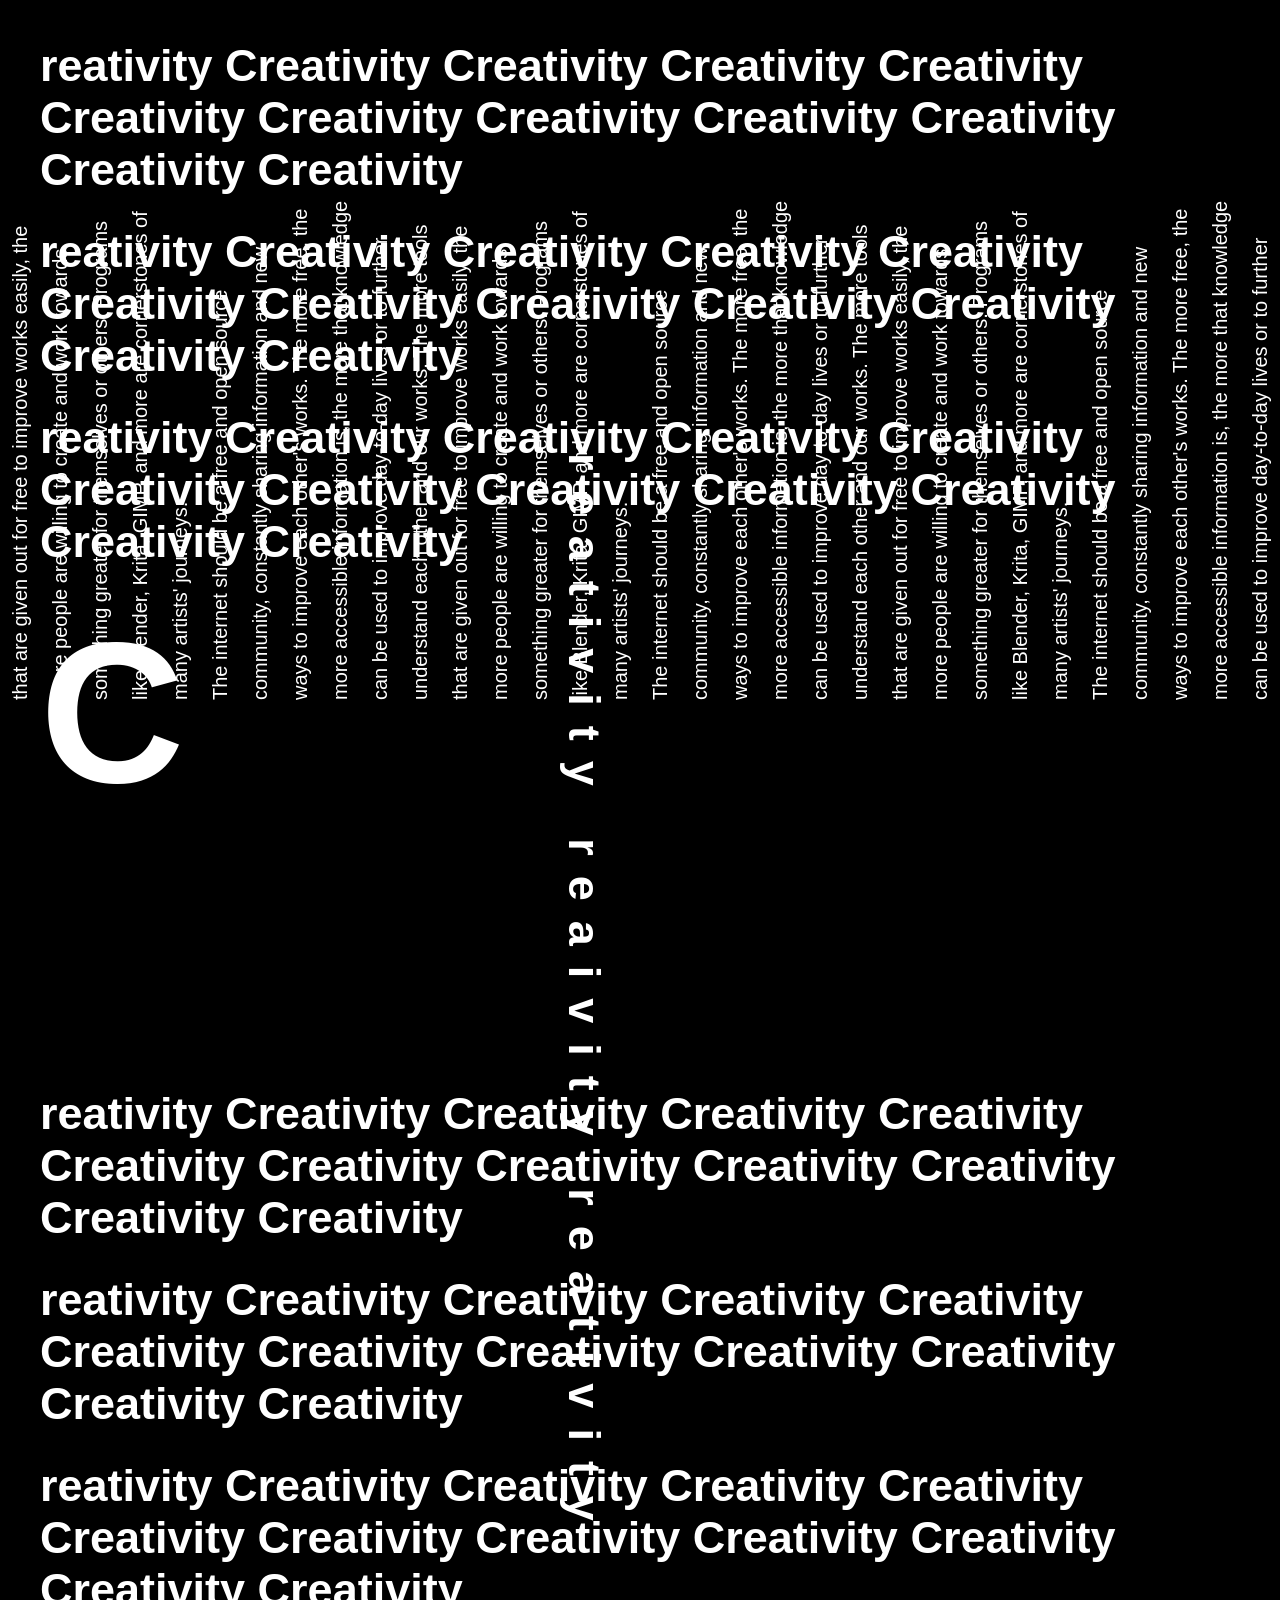
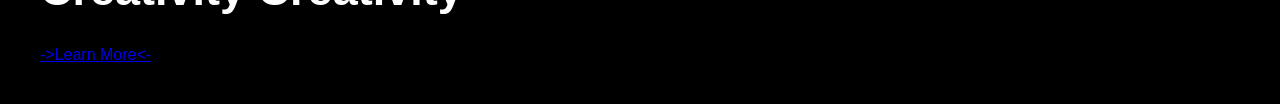
<file: index.html>
<!DOCTYPE html>
<html lang="en">

<head>

  <meta charset="utf-8">
  <title>Open Source Sparks Inspiration. Inspiration Sparks Creativity.</title>

<style>
  body {
    font-family: Helvetica, Arial, sans-serif;
    background-color: black;
    color: white;
    margin: 40px;
  }

  div {
    font-size: 45px;
    font-weight: bold;
    margin-top: 30px;
    margin-bottom: 30px;
  }

  h1 {
    font-size: 200px;
    letter-spacing: 20px;
    margin-top: 20px;
    margin-bottom: 20px;
  }

 .offset {
    position: fixed;
    top: 50%;
    left: 50%;
    width: 500px;
    transform: translate(-50%, -50%) rotate(-90deg);
    transform-origin: center center;
    z-index: 10;
    font-size: 20px;
    font-weight: normal;
    margin: 0;
}

.offset p {
  margin: 0;
  font-size: 20px;
  line-height: 2;
}

  h1 span {
    display: inline-block;
    transform: rotate(90deg);
    font-size: 45px;
  }
</style>
  
</head>

<body>

  <div>reativity Creativity Creativity Creativity Creativity Creativity Creativity Creativity Creativity Creativity Creativity Creativity</div>
  <div>reativity Creativity Creativity Creativity Creativity Creativity Creativity Creativity Creativity Creativity Creativity Creativity</div>
  <div>reativity Creativity Creativity Creativity Creativity Creativity Creativity Creativity Creativity Creativity Creativity Creativity</div>
  <h1>C
  <span>reativity
  reaivity
  reativity</span>
  </h1>
  <div>reativity Creativity Creativity Creativity Creativity Creativity Creativity Creativity Creativity Creativity Creativity Creativity</div>
  <div>reativity Creativity Creativity Creativity Creativity Creativity Creativity Creativity Creativity Creativity Creativity Creativity</div>
  <div>reativity Creativity Creativity Creativity Creativity Creativity Creativity Creativity Creativity Creativity Creativity Creativity</div>

  <div class="offset">
  <p>The internet should be a free and open source community, constantly sharing information and new ways to improve each other's works. The more free, the more accessible information is, the more that knowledge can be used to improve day-to-day lives or to further understand each other and our works. The more tools that are given out for free to improve works easily, the more people are willing to create and work towards something greater for themselves or others. Programs like Blender, Krita, GIMP, and more are cornerstones of many artists' journeys.  </p>
 <p>  The internet should be a free and open source community, constantly sharing information and new ways to improve each other's works. The more free, the more accessible information is, the more that knowledge can be used to improve day-to-day lives or to further understand each other and our works. The more tools that are given out for free to improve works easily, the more people are willing to create and work towards something greater for themselves or others. Programs like Blender, Krita, GIMP, and more are cornerstones of many artists' journeys.  </p>
 <p>    The internet should be a free and open source community, constantly sharing information and new ways to improve each other's works. The more free, the more accessible information is, the more that knowledge can be used to improve day-to-day lives or to further understand each other and our works. The more tools that are given out for free to improve works easily, the more people are willing to create and work towards something greater for themselves or others. Programs like Blender, Krita, GIMP, and more are cornerstones of many artists' journeys.  </p>
 <p>    The internet should be a free and open source community, constantly sharing information and new ways to improve each other's works. The more free, the more accessible information is, the more that knowledge can be used to improve day-to-day lives or to further understand each other and our works. The more tools that are given out for free to improve works easily, the more people are willing to create and work towards something greater for themselves or others. Programs like Blender, Krita, GIMP, and more are cornerstones of many artists' journeys.  </p>
 <p>    The internet should be a free and open source community, constantly sharing information and new ways to improve each other's works. The more free, the more accessible information is, the more that knowledge can be used to improve day-to-day lives or to further understand each other and our works. The more tools that are given out for free to improve works easily, the more people are willing to create and work towards something greater for themselves or others. Programs like Blender, Krita, GIMP, and more are cornerstones of many artists' journeys.  </p>
 <p>    The internet should be a free and open source community, constantly sharing information and new ways to improve each other's works. The more free, the more accessible information is, the more that knowledge can be used to improve day-to-day lives or to further understand each other and our works. The more tools that are given out for free to improve works easily, the more people are willing to create and work towards something greater for themselves or others. Programs like Blender, Krita, GIMP, and more are cornerstones of many artists' journeys.   </p>
    </div>
  
  <a href="https://www.turing.ac.uk/blog/open-source-software-why-it-matters-and-how-get-involved"> ->Learn More<- </a>
</body>
</html>
</file>
